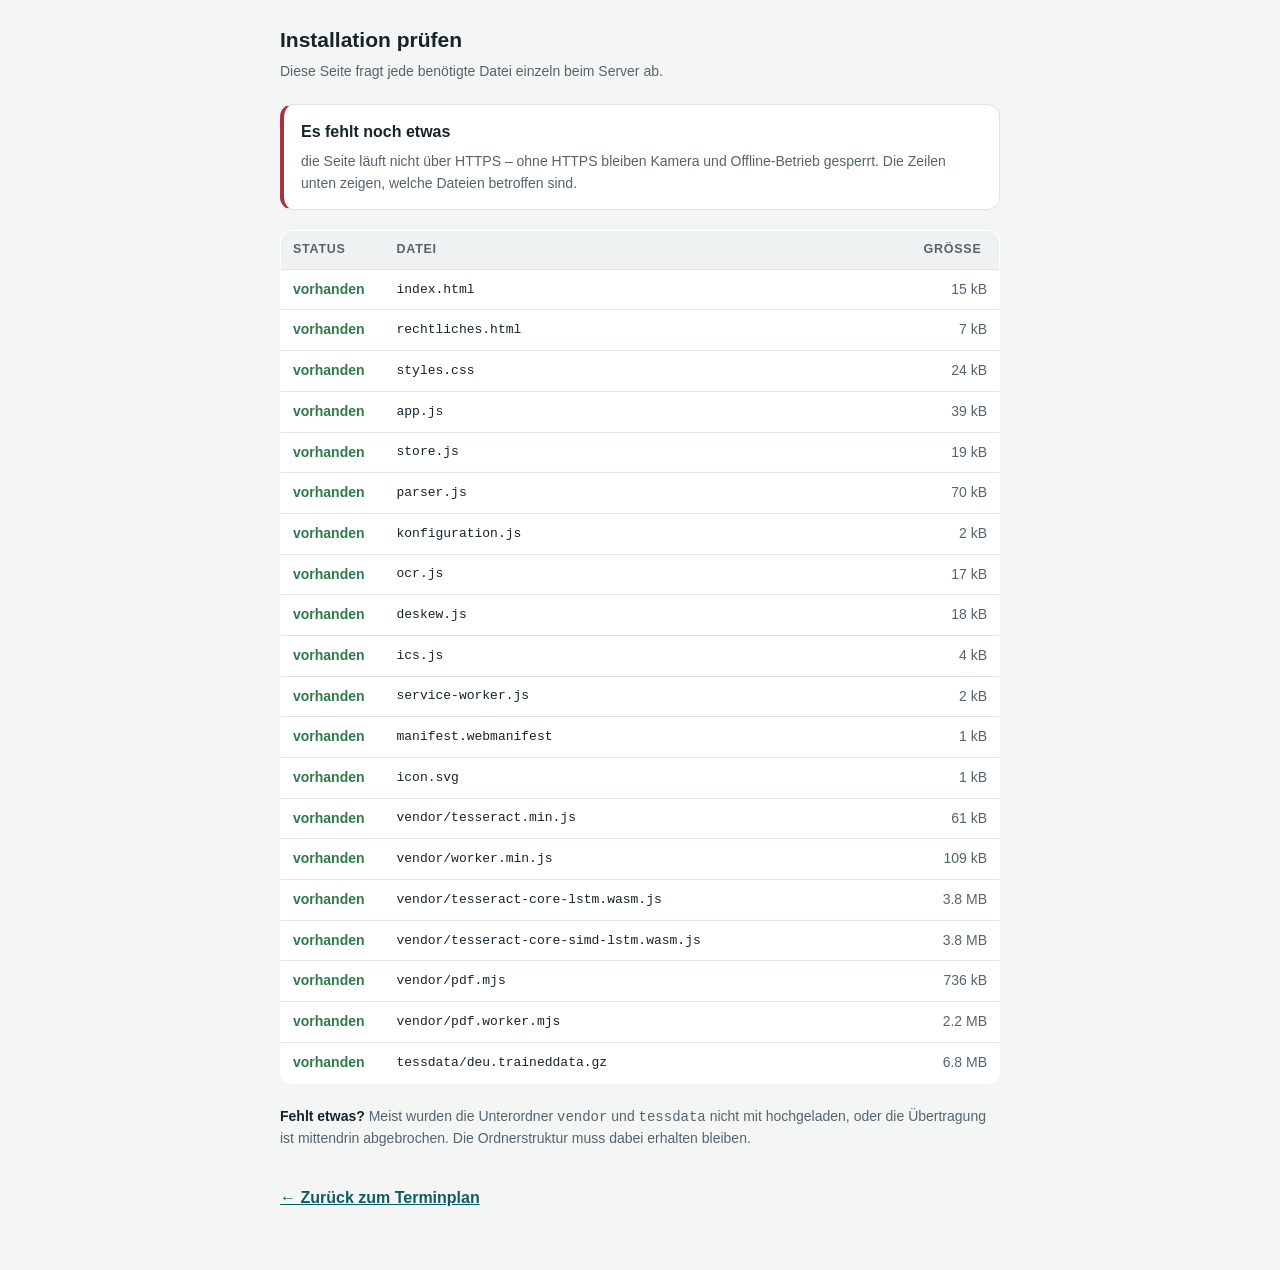
<file: pruefen.html>
<!doctype html>
<html lang="de">
<head>
  <meta charset="utf-8">
  <meta name="viewport" content="width=device-width,initial-scale=1">
  <title>Installation prüfen · Federsee Terminplan</title>
  <link rel="icon" href="./icon.svg" type="image/svg+xml">
  <style>
    :root { --ok:#2f7a4a; --fehler:#a8323f; --ink:#16232b; --soft:#55636d; --line:#dde4e5; }
    * { box-sizing: border-box; }
    body { margin:0; padding:24px 18px 60px; background:#f4f6f5; color:var(--ink);
      font:16px/1.55 -apple-system, BlinkMacSystemFont, "Segoe UI", Roboto, Arial, sans-serif; }
    main { max-width: 720px; margin: 0 auto; }
    h1 { font-size:21px; margin:0 0 4px; }
    .unter { color:var(--soft); font-size:14px; margin:0 0 22px; }
    .fazit { border-radius:13px; padding:15px 17px; margin-bottom:20px; font-size:15px; border:1px solid var(--line); background:#fff; }
    .fazit.gut { border-left:4px solid var(--ok); }
    .fazit.schlecht { border-left:4px solid var(--fehler); }
    .fazit h2 { font-size:16px; margin:0 0 6px; }
    .fazit p { margin:6px 0 0; color:var(--soft); font-size:14px; }
    table { width:100%; border-collapse:collapse; background:#fff; border:1px solid var(--line); border-radius:11px; overflow:hidden; }
    th, td { text-align:left; padding:9px 12px; border-bottom:1px solid var(--line); font-size:14px; }
    th { background:#eef2f2; font-size:12.5px; text-transform:uppercase; letter-spacing:.06em; color:var(--soft); }
    tr:last-child td { border-bottom:0; }
    td.status { width:104px; font-weight:600; white-space:nowrap; }
    .ja { color:var(--ok); } .nein { color:var(--fehler); }
    td.datei { font-family:ui-monospace, "SF Mono", Menlo, Consolas, monospace; font-size:13px; word-break:break-all; }
    td.groesse { width:88px; text-align:right; color:var(--soft); font-variant-numeric:tabular-nums; }
    .hinweis { margin-top:22px; font-size:14px; color:var(--soft); }
    .hinweis strong { color:var(--ink); }
    a.zurueck { display:inline-block; margin-top:22px; color:#0d5c63; font-weight:600; }
  </style>
</head>
<body>
<main>
  <h1>Installation prüfen</h1>
  <p class="unter">Diese Seite fragt jede benötigte Datei einzeln beim Server ab.</p>
  <div id="fazit" class="fazit"><h2>Prüfung läuft …</h2></div>
  <table><thead><tr><th>Status</th><th>Datei</th><th>Größe</th></tr></thead><tbody id="zeilen"></tbody></table>
  <p class="hinweis"><strong>Fehlt etwas?</strong> Meist wurden die Unterordner <code>vendor</code> und
    <code>tessdata</code> nicht mit hochgeladen, oder die Übertragung ist mittendrin abgebrochen.
    Die Ordnerstruktur muss dabei erhalten bleiben.</p>
  <a class="zurueck" href="./">← Zurück zum Terminplan</a>
</main>

<script>
// Ohne diese Dateien startet die App nicht. Die Groessen dienen als grober
// Abgleich: eine abgebrochene Uebertragung liefert oft eine zu kleine Datei.
const dateien = [
  ["./index.html", 5],
  ["./rechtliches.html", 5],
  ["./styles.css", 5],
  ["./app.js", 10],
  ["./store.js", 5],
  ["./parser.js", 10],
  ["./konfiguration.js", 0],
  ["./ocr.js", 3],
  ["./deskew.js", 5],
  ["./ics.js", 1],
  ["./service-worker.js", 1],
  ["./manifest.webmanifest", 0],
  ["./icon.svg", 0],
  ["./vendor/tesseract.min.js", 40],
  ["./vendor/worker.min.js", 60],
  ["./vendor/tesseract-core-lstm.wasm.js", 3000],
  ["./vendor/tesseract-core-simd-lstm.wasm.js", 3000],
  ["./vendor/pdf.mjs", 500],
  ["./vendor/pdf.worker.mjs", 1500],
  ["./tessdata/deu.traineddata.gz", 6000],
];

const zeilen = document.getElementById("zeilen");
const fazit = document.getElementById("fazit");
let fehlen = 0;
let zuKlein = 0;

(async () => {
  for (const [pfad, mindestKB] of dateien) {
    const zeile = document.createElement("tr");
    zeile.innerHTML = `<td class="status">…</td><td class="datei">${pfad.replace("./", "")}</td><td class="groesse"></td>`;
    zeilen.append(zeile);

    let status = "";
    let groesse = "";
    try {
      // Cache umgehen, damit wirklich der Server antwortet.
      const antwort = await fetch(pfad + "?pruefung=" + Date.now(), { cache: "no-store" });
      if (!antwort.ok) {
        status = `<span class="nein">fehlt (${antwort.status})</span>`;
        fehlen += 1;
      } else {
        const bytes = Number(antwort.headers.get("content-length")) || (await antwort.blob()).size;
        const kb = Math.round(bytes / 1024);
        groesse = kb >= 1024 ? (kb / 1024).toFixed(1) + " MB" : kb + " kB";
        if (kb < mindestKB) {
          status = `<span class="nein">unvollständig</span>`;
          zuKlein += 1;
        } else {
          status = `<span class="ja">vorhanden</span>`;
        }
      }
    } catch (fehler) {
      status = `<span class="nein">nicht erreichbar</span>`;
      fehlen += 1;
    }
    zeile.children[0].innerHTML = status;
    zeile.children[2].textContent = groesse;
  }

  const sicher = location.protocol === "https:" || location.hostname === "localhost" || location.hostname === "127.0.0.1";
  const probleme = [];
  if (fehlen) probleme.push(`${fehlen} Datei(en) fehlen auf dem Server`);
  if (zuKlein) probleme.push(`${zuKlein} Datei(en) sind unvollständig übertragen`);
  if (!sicher) probleme.push("die Seite läuft nicht über HTTPS – ohne HTTPS bleiben Kamera und Offline-Betrieb gesperrt");

  if (!probleme.length) {
    fazit.className = "fazit gut";
    fazit.innerHTML = `<h2>Alles vollständig</h2>
      <p>Alle benötigten Dateien sind vorhanden und die Seite läuft über eine sichere Verbindung.
         Der Terminplan sollte einsatzbereit sein.</p>`;
  } else {
    fazit.className = "fazit schlecht";
    fazit.innerHTML = `<h2>Es fehlt noch etwas</h2>
      <p>${probleme.join(". ")}. Die Zeilen unten zeigen, welche Dateien betroffen sind.</p>`;
  }
})();
</script>
</body>
</html>
</file>
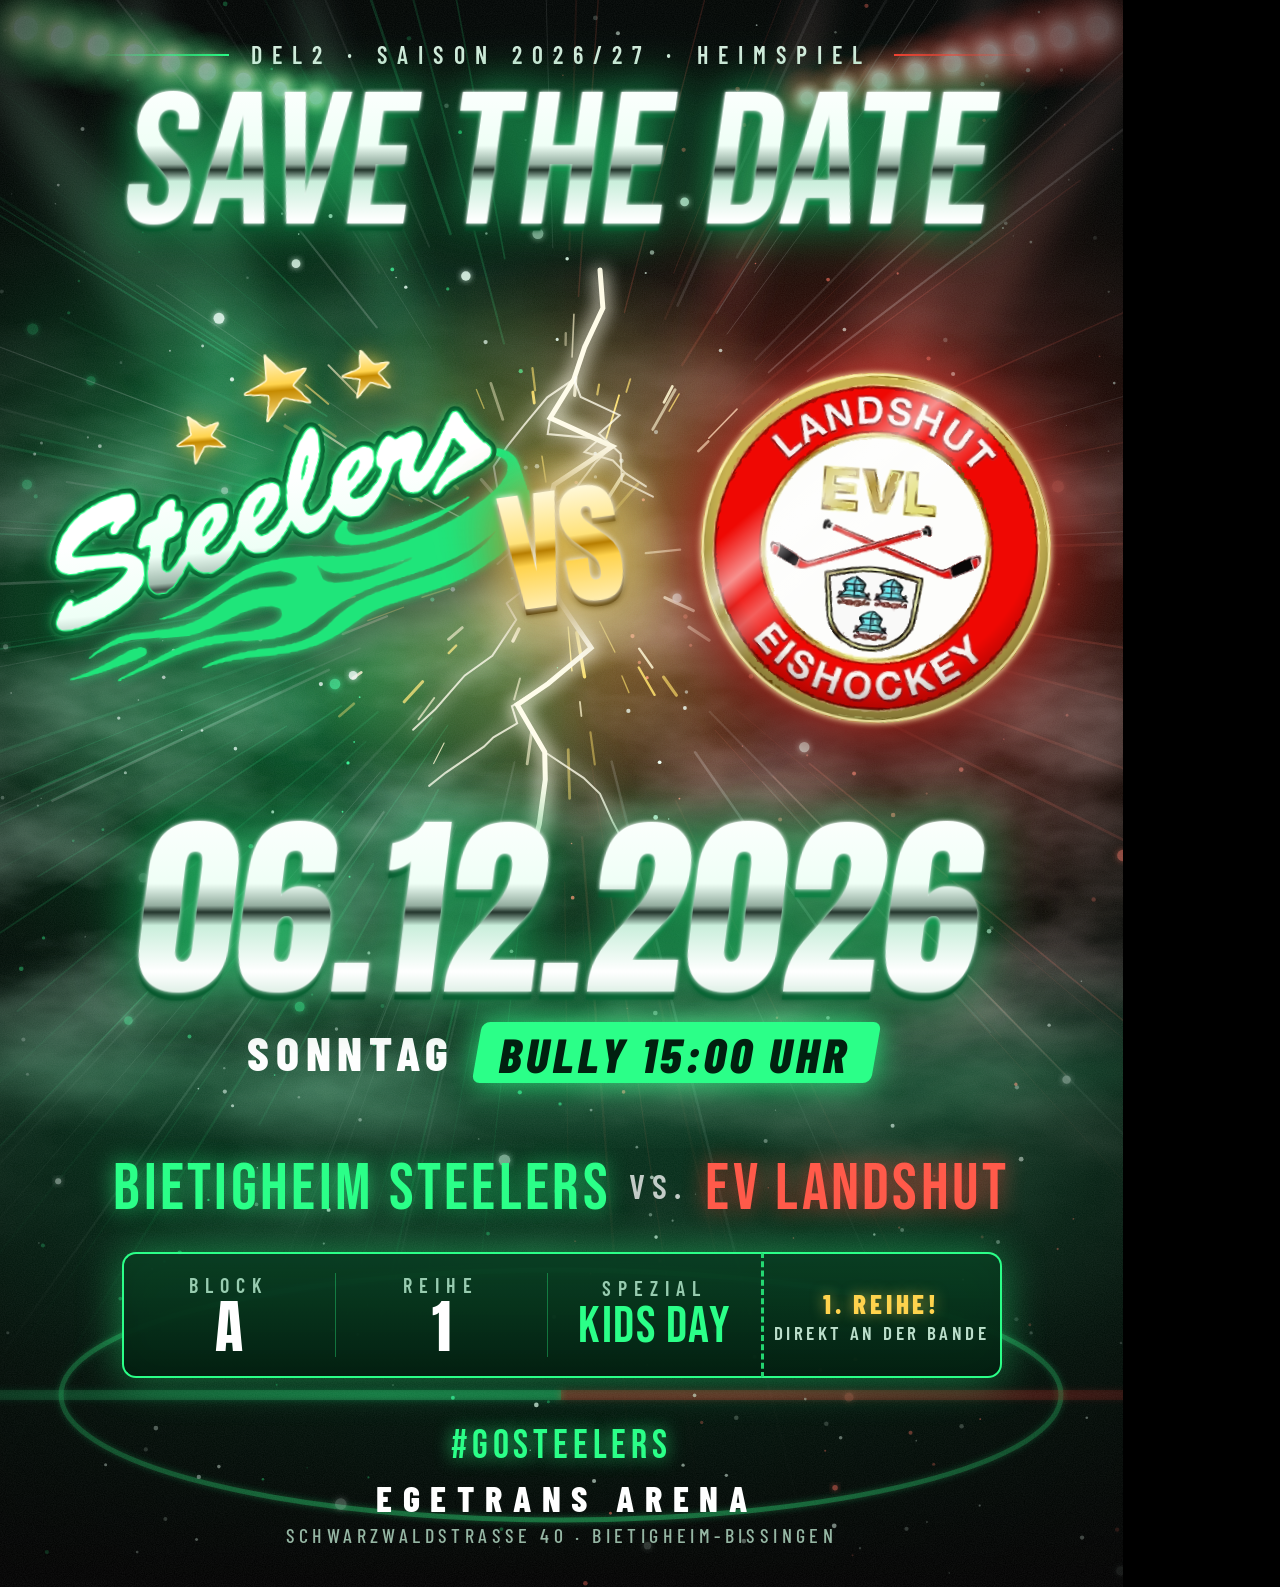
<file: save-the-date/plakat.html>
<!doctype html>
<html lang="de">
<head>
<meta charset="utf-8">
<title>Save the Date – Steelers vs. Landshut</title>
<style>
  @font-face { font-family: "Bebas"; src: url("fonts/BebasNeue-Regular.ttf"); }
  @font-face { font-family: "Anton"; src: url("fonts/Anton-Regular.ttf"); }
  @font-face { font-family: "Barlow"; font-weight: 500; src: url("fonts/BarlowCondensed-Medium.ttf"); }
  @font-face { font-family: "Barlow"; font-weight: 600; src: url("fonts/BarlowCondensed-SemiBold.ttf"); }
  @font-face { font-family: "Barlow"; font-weight: 800; src: url("fonts/BarlowCondensed-ExtraBold.ttf"); }

  :root { --neon: #2bff88; --red: #ff3b2f; --gold: #ffd34d; }
  html, body { margin: 0; padding: 0; background: #000; }
  /* A3 in CSS-Pixeln (96 dpi) */
  .poster {
    position: relative; overflow: hidden; width: 1123px; height: 1587px;
    background: linear-gradient(180deg, #000604 0%, #02130b 40%, #010b06 70%, #000 100%);
    font-family: "Barlow", sans-serif; color: #fff;
  }
  .layer { position: absolute; inset: 0; width: 100%; height: 100%; }
  .abs { position: absolute; }

  .chrome {
    background: linear-gradient(180deg, #ffffff 0%, #effff6 38%, #93ad9f 48%, #22342b 51%, #c9eedb 57%, #ffffff 78%, #b6dcc7 100%);
    -webkit-background-clip: text; background-clip: text; color: transparent;
  }

  .top {
    top: 40px; left: 0; right: 0; display: flex; justify-content: center; align-items: center; gap: 22px;
    font-weight: 600; font-size: 24px; letter-spacing: .42em; text-transform: uppercase; color: rgba(230,255,240,.92);
  }
  .top .bar { width: 130px; height: 2px; background: linear-gradient(90deg, transparent, var(--neon)); }
  .top .bar.r { background: linear-gradient(270deg, transparent, var(--red)); }

  .headline {
    top: 74px; left: 0; right: 0; text-align: center;
    font-family: "Bebas"; font-size: 188px; line-height: 1; letter-spacing: .015em;
    transform: skewX(-8deg);
    filter: drop-shadow(0 0 2px #fff) drop-shadow(0 0 26px rgba(43,255,136,.75)) drop-shadow(0 7px 0 #00321a);
  }

  .steelers { left: 6px; top: 318px; width: 560px; transform: rotate(-5deg);
    filter: drop-shadow(0 18px 24px rgba(0,0,0,.6)); }
  .landshut { left: 700px; top: 372px; width: 352px; transform: rotate(4deg);
    filter: drop-shadow(0 0 3px #fff2b0) drop-shadow(0 0 34px rgba(255,59,47,.85)) drop-shadow(0 18px 24px rgba(0,0,0,.7)); }
  .vs {
    left: 561px; top: 548px; transform: translate(-50%, -50%) rotate(-8deg);
    font-family: "Anton"; font-size: 132px; line-height: 1; letter-spacing: -.02em;
    background: linear-gradient(180deg, #fffbe6 0%, #ffe27a 42%, #b77d00 50%, #ffd34d 60%, #fff3c4 100%);
    -webkit-background-clip: text; background-clip: text; color: transparent;
    filter: drop-shadow(0 0 3px #fff) drop-shadow(0 0 30px rgba(255,211,77,.9)) drop-shadow(0 6px 0 #3a2600);
  }

  .date { top: 800px; left: 0; right: 0; text-align: center; }
  .date .big {
    font-family: "Anton"; font-size: 196px; line-height: 1.12; letter-spacing: .005em;
    transform: skewX(-7deg);
    filter: drop-shadow(0 0 2px #fff) drop-shadow(0 0 30px rgba(43,255,136,.65)) drop-shadow(0 8px 0 #00321a);
  }
  .date .row { display: inline-flex; align-items: center; gap: 22px; margin-top: 2px;
    font-weight: 800; font-size: 48px; letter-spacing: .14em; }
  .pill { background: var(--neon); color: #01200f; padding: 3px 24px 0; border-radius: 8px;
    box-shadow: 0 0 30px rgba(43,255,136,.85); transform: skewX(-10deg); letter-spacing: .08em; }

  .match { top: 1150px; left: 0; right: 0; text-align: center; font-family: "Bebas"; font-size: 66px; letter-spacing: .05em; }
  .match .h { color: var(--neon); text-shadow: 0 0 22px rgba(43,255,136,.7); }
  .match .g { color: #ff5a4a; text-shadow: 0 0 22px rgba(255,59,47,.7); }
  .match .v { font-family: "Barlow"; font-weight: 600; font-size: 34px; letter-spacing: .2em; color: rgba(255,255,255,.75); margin: 0 18px; position: relative; top: -10px; }

  .ticket { top: 1252px; left: 50%; transform: translateX(-50%); width: 880px; height: 122px; display: flex;
    filter: drop-shadow(0 0 22px rgba(43,255,136,.45)); }
  .ticket .main, .ticket .stub { position: relative; height: 100%;
    background: linear-gradient(180deg, rgba(10,60,34,.94), rgba(3,30,16,.97)); border: 2px solid var(--neon); }
  .ticket .main { flex: 1; border-right: none; border-radius: 14px 0 0 14px;
    display: grid; grid-template-columns: repeat(3, 1fr); align-items: center; }
  .ticket .stub { width: 236px; border-left: 3px dashed rgba(43,255,136,.8); border-radius: 0 14px 14px 0;
    display: flex; flex-direction: column; justify-content: center; align-items: center; text-transform: uppercase; }
  .field { text-align: center; border-right: 1px solid rgba(43,255,136,.35); }
  .field:last-child { border-right: none; }
  .field .k { font-weight: 600; font-size: 20px; letter-spacing: .35em; color: rgba(200,255,225,.75); text-transform: uppercase; }
  .field .v { font-family: "Anton"; font-size: 58px; line-height: 1.05; }
  .field .v.small { font-family: "Bebas"; font-size: 52px; letter-spacing: .03em; color: var(--neon); }
  .stub .s1 { font-weight: 800; font-size: 27px; letter-spacing: .14em; color: var(--gold); text-shadow: 0 0 14px rgba(255,211,77,.6); }
  .stub .s2 { font-weight: 600; font-size: 19px; letter-spacing: .18em; color: rgba(220,255,235,.85); margin-top: 2px; }

  .footer { bottom: 40px; left: 0; right: 0; text-align: center; text-transform: uppercase; }
  .footer .arena { font-weight: 800; font-size: 36px; letter-spacing: .3em; padding-left: .3em; }
  .footer .addr { font-weight: 500; font-size: 20px; letter-spacing: .22em; color: rgba(210,255,230,.7); margin-top: 4px; }
  .footer .go { font-family: "Bebas"; font-size: 40px; letter-spacing: .12em; color: var(--neon); text-shadow: 0 0 18px rgba(43,255,136,.8); margin-bottom: 6px; }
</style>
</head>
<body>
<div class="poster" id="poster">

  <svg class="layer" viewBox="0 0 1123 1587" xmlns="http://www.w3.org/2000/svg">
    <defs>
      <radialGradient id="gGreen"><stop offset="0" stop-color="#1fe57a" stop-opacity=".75"/><stop offset=".45" stop-color="#0b8f47" stop-opacity=".35"/><stop offset="1" stop-color="#03301a" stop-opacity="0"/></radialGradient>
      <radialGradient id="gRed"><stop offset="0" stop-color="#ff3b2f" stop-opacity=".7"/><stop offset=".45" stop-color="#a3140c" stop-opacity=".32"/><stop offset="1" stop-color="#3a0503" stop-opacity="0"/></radialGradient>
      <radialGradient id="gCore"><stop offset="0" stop-color="#ffffff"/><stop offset=".12" stop-color="#fff7cf" stop-opacity=".9"/><stop offset=".4" stop-color="#ffd34d" stop-opacity=".3"/><stop offset="1" stop-color="#ffd34d" stop-opacity="0"/></radialGradient>
      <linearGradient id="beamG" x1="0" y1="0" x2="0" y2="1"><stop offset="0" stop-color="#eafff3" stop-opacity=".5"/><stop offset=".4" stop-color="#5dffa6" stop-opacity=".14"/><stop offset="1" stop-color="#2bff88" stop-opacity="0"/></linearGradient>
      <linearGradient id="beamR" x1="0" y1="0" x2="0" y2="1"><stop offset="0" stop-color="#fff0ec" stop-opacity=".45"/><stop offset=".4" stop-color="#ff6a5a" stop-opacity=".13"/><stop offset="1" stop-color="#ff3b2f" stop-opacity="0"/></linearGradient>
      <radialGradient id="lampG"><stop offset="0" stop-color="#fff"/><stop offset=".25" stop-color="#eaffc8"/><stop offset=".6" stop-color="#6dff9e" stop-opacity=".35"/><stop offset="1" stop-color="#2bff88" stop-opacity="0"/></radialGradient>
      <radialGradient id="lampR"><stop offset="0" stop-color="#fff"/><stop offset=".25" stop-color="#ffe0d8"/><stop offset=".6" stop-color="#ff6a5a" stop-opacity=".35"/><stop offset="1" stop-color="#ff3b2f" stop-opacity="0"/></radialGradient>
      <linearGradient id="ice" x1="0" y1="0" x2="0" y2="1"><stop offset="0" stop-color="#0c5a33" stop-opacity="0"/><stop offset=".12" stop-color="#0c5a33" stop-opacity=".45"/><stop offset=".6" stop-color="#021a0e" stop-opacity=".92"/><stop offset="1" stop-color="#000"/></linearGradient>
      <linearGradient id="split" x1="0" y1="0" x2="1" y2="0"><stop offset=".47" stop-color="#2bff88"/><stop offset=".53" stop-color="#ff3b2f"/></linearGradient>
      <filter id="b4"><feGaussianBlur stdDeviation="4"/></filter>
      <filter id="b10"><feGaussianBlur stdDeviation="10"/></filter>
      <filter id="b16"><feGaussianBlur stdDeviation="16"/></filter>
      <filter id="glow" x="-50%" y="-50%" width="200%" height="200%"><feGaussianBlur stdDeviation="3" result="b"/><feMerge><feMergeNode in="b"/><feMergeNode in="SourceGraphic"/></feMerge></filter>
      <filter id="boltGlow" x="-50%" y="-10%" width="200%" height="120%"><feGaussianBlur stdDeviation="9" result="b"/><feMerge><feMergeNode in="b"/><feMergeNode in="b"/><feMergeNode in="SourceGraphic"/></feMerge></filter>
      <!-- Rauch/Nebel -->
      <filter id="smoke" x="0" y="0" width="100%" height="100%">
        <feTurbulence type="fractalNoise" baseFrequency=".0045 .009" numOctaves="5" seed="11"/>
        <feColorMatrix type="matrix" values="0 0 0 0 1  0 0 0 0 1  0 0 0 0 1  1.6 0 0 0 -.55"/>
      </filter>
      <mask id="smokeMask"><rect width="1123" height="1587" fill="url(#smokeFade)"/></mask>
      <linearGradient id="smokeFade" x1="0" y1="0" x2="0" y2="1"><stop offset=".15" stop-color="#000"/><stop offset=".35" stop-color="#fff"/><stop offset=".7" stop-color="#fff"/><stop offset=".85" stop-color="#000"/></linearGradient>
      <filter id="noise"><feTurbulence type="fractalNoise" baseFrequency=".9" numOctaves="2" seed="7"/><feColorMatrix values="0 0 0 0 1  0 0 0 0 1  0 0 0 0 1  0 0 0 .07 0"/></filter>
      <radialGradient id="vig" cx=".5" cy=".5" r=".75"><stop offset=".55" stop-color="#000" stop-opacity="0"/><stop offset="1" stop-color="#000" stop-opacity=".8"/></radialGradient>
    </defs>

    <!-- Teamfarben-Energie: links grün, rechts rot -->
    <ellipse cx="250" cy="560" rx="560" ry="520" fill="url(#gGreen)"/>
    <ellipse cx="900" cy="560" rx="520" ry="500" fill="url(#gRed)"/>

    <!-- Lichtstrahlen + Flutlichter -->
    <g id="beams" style="mix-blend-mode:screen" filter="url(#b16)"></g>
    <g id="lamps"></g>

    <!-- Rauch -->
    <g mask="url(#smokeMask)" opacity=".5" style="mix-blend-mode:screen">
      <rect width="1123" height="1587" filter="url(#smoke)" fill="#fff"/>
    </g>
    <rect width="1123" height="1587" fill="url(#split)" opacity=".18" style="mix-blend-mode:multiply"/>

    <!-- Speed-Lines vom Kollisionspunkt -->
    <g id="speed" style="mix-blend-mode:screen"></g>

    <!-- Eisfläche -->
    <rect x="0" y="1000" width="1123" height="587" fill="url(#ice)"/>
    <ellipse cx="561" cy="1040" rx="720" ry="90" fill="#7dffb9" opacity=".12" filter="url(#b16)"/>
    <g fill="none" filter="url(#glow)">
      <ellipse cx="561" cy="1395" rx="500" ry="125" stroke="#2bff88" stroke-opacity=".35" stroke-width="5"/>
      <line x1="-50" y1="1395" x2="561" y2="1395" stroke="#2bff88" stroke-opacity=".22" stroke-width="10"/>
      <line x1="561" y1="1395" x2="1173" y2="1395" stroke="#ff3b2f" stroke-opacity=".22" stroke-width="10"/>
    </g>

    <!-- Kollision: Kern, Blitz, Funken -->
    <circle cx="561" cy="560" r="300" fill="url(#gCore)" style="mix-blend-mode:screen"/>
    <g id="bolt" filter="url(#boltGlow)" style="mix-blend-mode:screen"></g>
    <g id="sparks" style="mix-blend-mode:screen"></g>

    <g id="particles" style="mix-blend-mode:screen"></g>
    <rect width="1123" height="1587" fill="url(#vig)"/>
    <rect width="1123" height="1587" filter="url(#noise)"/>
  </svg>

  <div class="abs top"><span class="bar"></span><span>DEL2 · Saison 2026/27 · Heimspiel</span><span class="bar r"></span></div>

  <div class="abs headline chrome">SAVE THE DATE</div>

  <img class="abs steelers" src="logos/steelers-epic.svg" alt="Bietigheim Steelers">
  <img class="abs landshut" src="logos/landshut-epic.svg" alt="EV Landshut">
  <div class="abs vs">VS</div>

  <div class="abs date">
    <div class="big chrome">06.12.2026</div>
    <div class="row"><span>SONNTAG</span><span class="pill">BULLY 15:00 UHR</span></div>
  </div>

  <div class="abs match"><span class="h">Bietigheim Steelers</span><span class="v">VS.</span><span class="g">EV Landshut</span></div>

  <div class="abs ticket">
    <div class="main">
      <div class="field"><div class="k">Block</div><div class="v">A</div></div>
      <div class="field"><div class="k">Reihe</div><div class="v">1</div></div>
      <div class="field"><div class="k">Spezial</div><div class="v small">Kids Day</div></div>
    </div>
    <div class="stub"><div class="s1">1. Reihe!</div><div class="s2">Direkt an der Bande</div></div>
  </div>

  <div class="abs footer">
    <div class="go">#GoSteelers</div>
    <div class="arena">EgeTrans Arena</div>
    <div class="addr">Schwarzwaldstraße 40 · Bietigheim-Bissingen</div>
  </div>
</div>

<script>
  // deterministischer Zufall, damit jeder Export gleich aussieht
  let s = 20261206;
  const rnd = () => (s = (s * 16807) % 2147483647) / 2147483647;
  const NS = "http://www.w3.org/2000/svg";
  const el = (tag, attrs, parent) => {
    const e = document.createElementNS(NS, tag);
    for (const k in attrs) e.setAttribute(k, attrs[k]);
    parent.appendChild(e); return e;
  };
  const W = 1123, CX = 561, CY = 560;

  // Lichtstrahlen: links grün, rechts rot
  const beams = document.getElementById("beams");
  [[-40, 20, 700, 1050, 60, "G"], [130, -20, 430, 980, 40, "G"], [300, -20, 560, 860, 24, "G"],
   [1163, 20, 420, 1050, 60, "R"], [993, -20, 690, 980, 40, "R"], [823, -20, 560, 860, 24, "R"]]
    .forEach(([x1, y1, x2, y2, w, c]) => el("polygon", {
      points: `${x1 - w * .2},${y1} ${x1 + w * .2},${y1} ${x2 + w * 2.6},${y2} ${x2 - w * 2.6},${y2}`,
      fill: `url(#beam${c})`, opacity: .85 }, beams));

  // Flutlichter
  const lamps = document.getElementById("lamps");
  for (const side of [-1, 1]) for (let i = 0; i < 9; i++) {
    const t = i / 8, x = side < 0 ? 26 + t * 290 : W - 26 - t * 290, y = 28 + t * 70, r = 24 - t * 11;
    el("circle", { cx: x, cy: y, r: r * 2.4, fill: side < 0 ? "url(#lampG)" : "url(#lampR)", opacity: .9 }, lamps);
    el("circle", { cx: x, cy: y, r: r * .5, fill: "#fff", filter: "url(#glow)" }, lamps);
  }

  // Speed-Lines
  const speed = document.getElementById("speed");
  for (let i = 0; i < 110; i++) {
    const a = rnd() * Math.PI * 2, r1 = 200 + rnd() * 160, r2 = r1 + 250 + rnd() * 800;
    const left = Math.cos(a) < 0;
    el("line", { x1: CX + Math.cos(a) * r1, y1: CY + Math.sin(a) * r1, x2: CX + Math.cos(a) * r2, y2: CY + Math.sin(a) * r2,
      stroke: rnd() > .45 ? (left ? "#2bff88" : "#ff5a4a") : "#ffffff", "stroke-width": .6 + rnd() * 2.2,
      "stroke-opacity": .05 + rnd() * .17, "stroke-linecap": "round" }, speed);
  }

  // Blitz: zackige Linie von oben nach unten durch den Kollisionspunkt, plus Verästelungen
  const bolt = document.getElementById("bolt");
  const zig = (x, y, x2, y2, steps, amp) => {
    const pts = [[x, y]];
    for (let i = 1; i < steps; i++) {
      const t = i / steps;
      pts.push([x + (x2 - x) * t + (rnd() - .5) * amp, y + (y2 - y) * t + (rnd() - .5) * amp * .3]);
    }
    pts.push([x2, y2]); return pts;
  };
  const draw = (pts, w, op) => {
    const d = pts.map((p, i) => (i ? "L" : "M") + p[0].toFixed(1) + " " + p[1].toFixed(1)).join(" ");
    el("path", { d, fill: "none", stroke: "#fffbe6", "stroke-width": w, "stroke-linejoin": "miter", "stroke-linecap": "round", opacity: op }, bolt);
  };
  const main = zig(600, 270, 530, 860, 16, 70);
  draw(main, 5, 1);
  for (let k = 0; k < 7; k++) {
    const p = main[2 + Math.floor(rnd() * (main.length - 4))];
    const dir = rnd() > .5 ? 1 : -1;
    draw(zig(p[0], p[1], p[0] + dir * (60 + rnd() * 120), p[1] + 40 + rnd() * 120, 6, 40), 2, .8);
  }

  // Funken rund um VS
  const sparks = document.getElementById("sparks");
  for (let i = 0; i < 80; i++) {
    const a = rnd() * Math.PI * 2, d = 70 + rnd() * 240, len = 10 + rnd() * 40;
    const x = CX + Math.cos(a) * d, y = CY + Math.sin(a) * d * .8;
    el("line", { x1: x, y1: y, x2: x + Math.cos(a) * len, y2: y + Math.sin(a) * len,
      stroke: rnd() > .5 ? "#fff3c4" : "#ffd34d", "stroke-width": 1 + rnd() * 2.5, "stroke-linecap": "round", opacity: .4 + rnd() * .6 }, sparks);
  }

  // Partikel
  const parts = document.getElementById("particles");
  for (let i = 0; i < 420; i++) {
    const x = rnd() * W, y = rnd() * 1587, near = Math.hypot(x - CX, y - CY) < 420;
    const r = rnd() < .92 ? .6 + rnd() * 1.8 : 2.5 + rnd() * 3.5;
    const c = el("circle", { cx: x, cy: y, r, fill: rnd() > .4 ? "#e6fff1" : (x < CX ? "#2bff88" : "#ff6a5a"),
      opacity: (near ? .5 : .2) + rnd() * .5 }, parts);
    if (r > 2.5) c.setAttribute("filter", "url(#glow)");
  }
</script>
</body>
</html>
</file>
